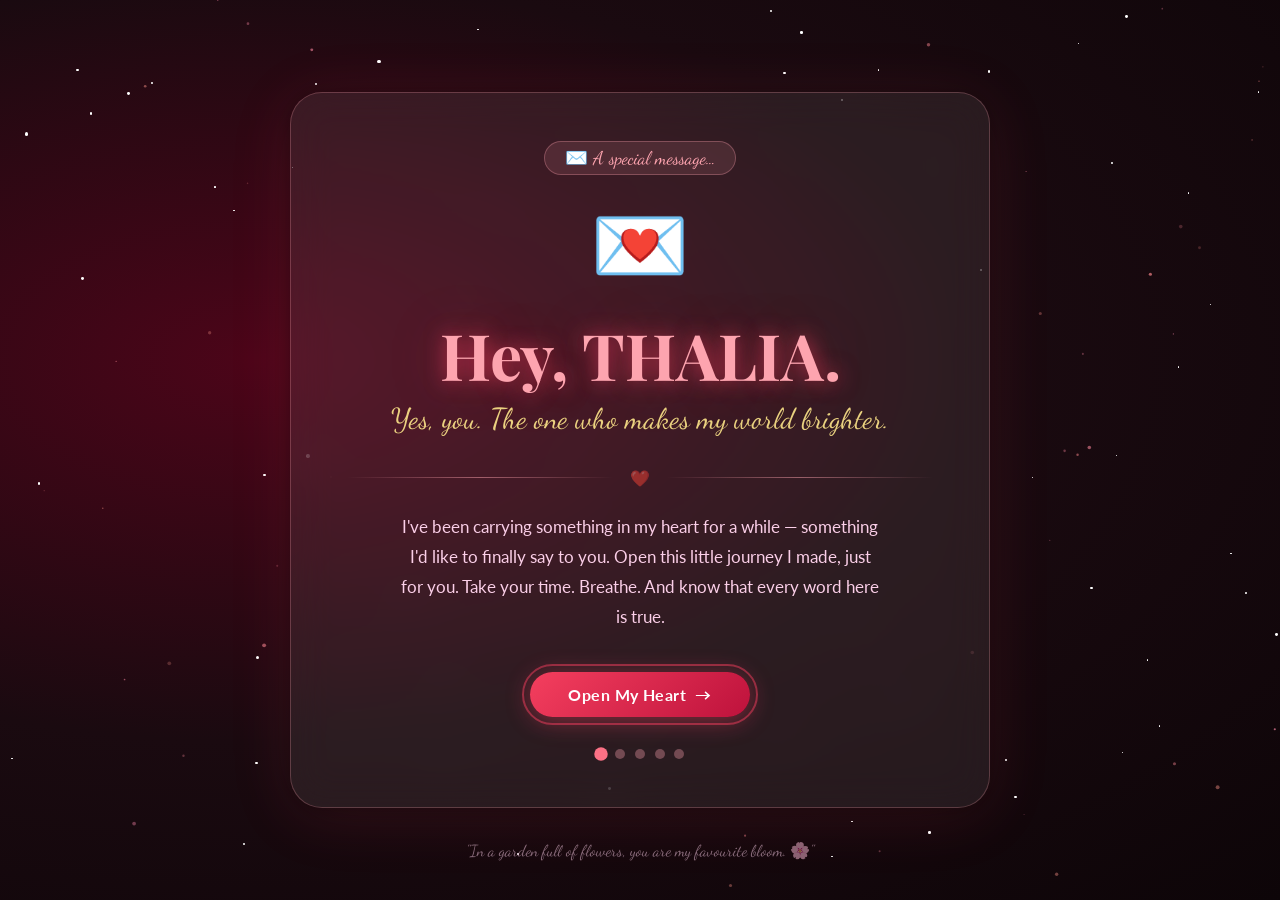
<file: index.html>
<!DOCTYPE html>
<html lang="en">

<head>
  <meta charset="UTF-8" />
  <meta name="viewport" content="width=device-width, initial-scale=1.0" />
  <title>A Message for You 💌</title>
  <link rel="stylesheet" href="style.css" />
  <style>
    /* ——— Landing-specific styles ——— */
    .landing-inner {
      text-align: center;
      position: relative;
      z-index: 2;
    }

    .envelope-anim {
      font-size: 5rem;
      display: block;
      animation: env-pop 1.2s cubic-bezier(0.36, 0.07, 0.19, 0.97) both, env-float 3s ease-in-out 1.2s infinite;
      cursor: pointer;
      transition: transform 0.2s;
      margin-bottom: 1.5rem;
    }

    .envelope-anim:hover {
      transform: scale(1.15) rotate(-5deg);
    }

    @keyframes env-pop {
      0% {
        transform: scale(0) rotate(-20deg);
        opacity: 0;
      }

      70% {
        transform: scale(1.1) rotate(5deg);
        opacity: 1;
      }

      100% {
        transform: scale(1) rotate(0deg);
        opacity: 1;
      }
    }

    @keyframes env-float {

      0%,
      100% {
        transform: translateY(0) rotate(0deg);
      }

      50% {
        transform: translateY(-12px) rotate(3deg);
      }
    }

    .landing-title {
      font-size: clamp(2.2rem, 6vw, 4rem);
      color: var(--blush);
      line-height: 1.2;
      margin-bottom: 0.5rem;
    }

    .landing-subtitle {
      font-family: 'Dancing Script', cursive;
      font-size: clamp(1.2rem, 3.5vw, 1.8rem);
      color: var(--gold-light);
      margin-bottom: 2rem;
      opacity: 0.9;
    }

    .landing-desc {
      font-size: 1.05rem;
      color: var(--text-muted);
      line-height: 1.8;
      max-width: 480px;
      margin: 0 auto 2.5rem;
    }

    .enter-btn-wrap {
      position: relative;
      display: inline-block;
    }

    .pulse-ring {
      position: absolute;
      inset: -8px;
      border-radius: 50px;
      border: 2px solid rgba(244, 63, 94, 0.5);
      animation: ring-pulse 2s ease-out infinite;
      pointer-events: none;
      /* Fix: Don't block clicking the actual button! */
    }

    @keyframes ring-pulse {
      0% {
        transform: scale(1);
        opacity: 0.8;
      }

      100% {
        transform: scale(1.3);
        opacity: 0;
      }
    }

    .name-tag {
      display: inline-block;
      background: rgba(253, 164, 175, 0.12);
      border: 1px solid rgba(253, 164, 175, 0.3);
      border-radius: 50px;
      padding: 0.3rem 1.2rem;
      font-family: 'Dancing Script', cursive;
      font-size: 1.15rem;
      color: var(--blush);
      margin-bottom: 1.2rem;
    }

    .bottom-quote {
      position: absolute;
      bottom: 2.5rem;
      font-family: 'Dancing Script', cursive;
      font-size: 1rem;
      color: var(--text-muted);
      opacity: 0.5;
      text-align: center;
      padding: 0 2rem;
    }

    /* Twinkling stars */
    .star {
      position: fixed;
      border-radius: 50%;
      background: white;
      animation: twinkle linear infinite;
    }

    @keyframes twinkle {

      0%,
      100% {
        opacity: 0.1;
        transform: scale(1);
      }

      50% {
        opacity: 0.9;
        transform: scale(1.5);
      }
    }
  </style>
</head>

<body>
  <div class="bg-gradient"></div>

  <!-- Stars -->
  <div id="stars"></div>

  <div class="page">
    <div class="glass-card fade-in">
      <div class="landing-inner">
        <span class="name-tag">✉️ A special message…</span>

        <span class="envelope-anim" id="envelope" title="Click me!">💌</span>

        <h1 class="landing-title glow">Hey, THALIA.</h1>
        <p class="landing-subtitle">Yes, you. The one who makes my world brighter.</p>

        <div class="divider">❤️</div>

        <p class="landing-desc">
          I've been carrying something in my heart for a while — something I'd like
          to finally say to you. Open this little journey I made, just for you.
          Take your time. Breathe. And know that every word here is true.
        </p>

        <div class="enter-btn-wrap">
          <div class="pulse-ring"></div>
          <a href="story.html" class="btn btn-primary" id="enter-btn">
            Open My Heart &nbsp;→
          </a>
        </div>

        <div class="nav-dots" style="margin-top:2rem;">
          <span class="active"></span>
          <span></span>
          <span></span>
          <span></span>
          <span></span>
        </div>
      </div>
    </div>

    <p class="bottom-quote">"In a garden full of flowers, you are my favourite bloom. 🌸"</p>
  </div>

  <script src="main.js"></script>
  <script>
    // Generate twinkling stars
    const starsEl = document.getElementById('stars');
    for (let i = 0; i < 80; i++) {
      const s = document.createElement('div');
      s.className = 'star';
      const size = 1 + Math.random() * 2.5;
      s.style.cssText = `
        width:${size}px; height:${size}px;
        left:${Math.random() * 100}vw;
        top:${Math.random() * 100}vh;
        animation-duration:${2 + Math.random() * 5}s;
        animation-delay:${Math.random() * 5}s;
      `;
      starsEl.appendChild(s);
    }

    // Envelope tap Easter egg + Navigation
    document.getElementById('envelope').addEventListener('click', function () {
      this.textContent = '💝';
      setTimeout(() => {
        window.location.href = 'story.html';
      }, 500); // Small delay to see the emoji change
    });
  </script>
</body>

</html>
</file>
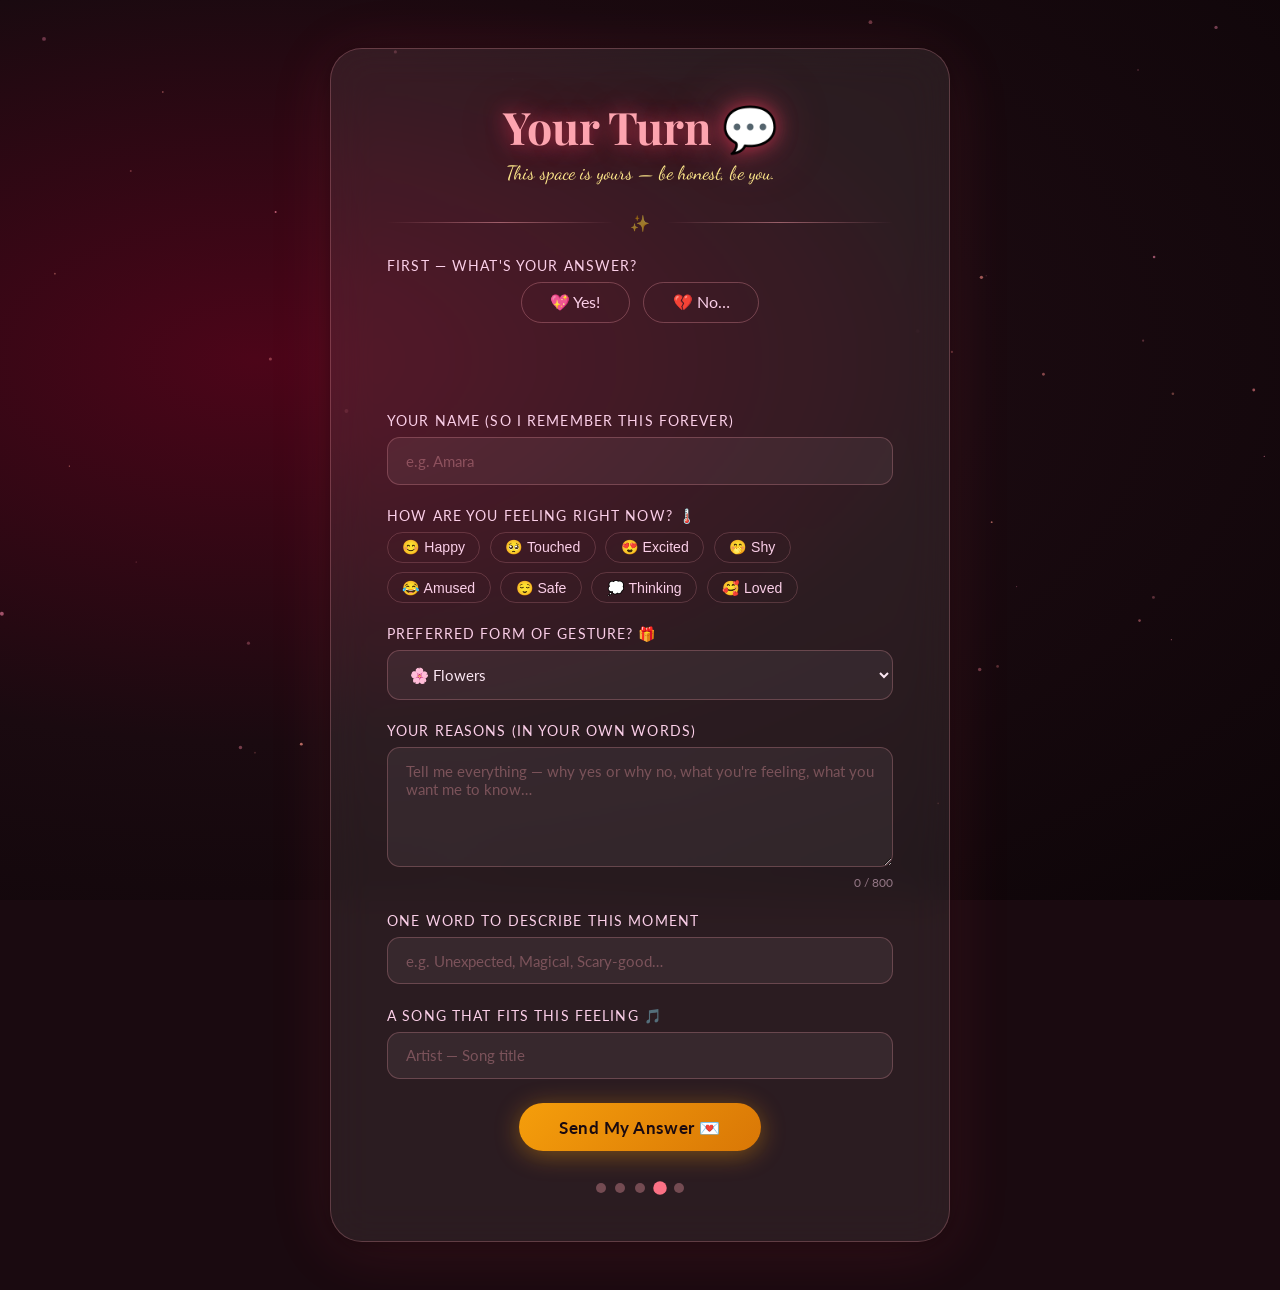
<file: answer.html>
<!DOCTYPE html>
<html lang="en">

<head>
    <meta charset="UTF-8" />
    <meta name="viewport" content="width=device-width, initial-scale=1.0" />
    <title>Your Answer 💬</title>
    <link rel="stylesheet" href="style.css" />
    <style>
        .answer-title {
            font-size: clamp(1.7rem, 5vw, 2.8rem);
            color: var(--blush);
            text-align: center;
            margin-bottom: 0.3rem;
        }

        .answer-sub {
            font-family: 'Dancing Script', cursive;
            font-size: 1.2rem;
            color: var(--gold-light);
            text-align: center;
            margin-bottom: 1.8rem;
        }

        /* ——— Toggle ——— */
        .answer-toggle {
            display: flex;
            gap: 0.8rem;
            justify-content: center;
            margin-bottom: 1.8rem;
        }

        .toggle-btn {
            padding: 0.6rem 1.8rem;
            border-radius: 50px;
            border: 1px solid rgba(253, 164, 175, 0.3);
            background: transparent;
            color: var(--text-muted);
            cursor: pointer;
            font-family: 'Lato', sans-serif;
            font-size: 1rem;
            transition: all 0.25s;
        }

        .toggle-btn.selected-yes {
            background: linear-gradient(135deg, var(--rose), var(--rose-dark));
            color: #fff;
            border-color: transparent;
            box-shadow: 0 4px 20px rgba(244, 63, 94, 0.4);
        }

        .toggle-btn.selected-no {
            background: rgba(100, 100, 100, 0.25);
            color: #aaa;
            border-color: rgba(150, 150, 150, 0.3);
        }

        /* ——— Form ——— */
        .form-group {
            margin-bottom: 1.4rem;
        }

        label {
            display: block;
            font-size: 0.88rem;
            color: var(--text-muted);
            margin-bottom: 0.5rem;
            text-transform: uppercase;
            letter-spacing: 0.08em;
        }

        input[type="text"],
        textarea,
        select {
            width: 100%;
            background: rgba(255, 255, 255, 0.06);
            border: 1px solid rgba(253, 164, 175, 0.25);
            border-radius: 0.8rem;
            padding: 0.85rem 1.1rem;
            color: var(--text-light);
            font-family: 'Lato', sans-serif;
            font-size: 0.95rem;
            outline: none;
            transition: border-color 0.25s, box-shadow 0.25s;
            resize: vertical;
        }

        input[type="text"]:focus,
        textarea:focus,
        select:focus {
            border-color: var(--rose-light);
            box-shadow: 0 0 0 3px rgba(244, 63, 94, 0.15);
        }

        input::placeholder,
        textarea::placeholder {
            color: rgba(253, 164, 175, 0.35);
        }

        select option {
            background: #3a0018;
            color: var(--text-light);
        }

        textarea {
            min-height: 120px;
        }

        /* ——— Mood selector ——— */
        .mood-row {
            display: flex;
            gap: 0.6rem;
            flex-wrap: wrap;
        }

        .mood-chip {
            padding: 0.4rem 0.9rem;
            border-radius: 50px;
            border: 1px solid rgba(253, 164, 175, 0.2);
            background: transparent;
            color: var(--text-muted);
            cursor: pointer;
            font-size: 0.88rem;
            transition: all 0.2s;
        }

        .mood-chip.active {
            background: rgba(244, 63, 94, 0.2);
            border-color: var(--rose);
            color: var(--blush);
        }

        /* ——— Char count ——— */
        .char-count {
            text-align: right;
            font-size: 0.78rem;
            color: var(--text-muted);
            opacity: 0.5;
            margin-top: 0.3rem;
        }

        /* ——— Submit ——— */
        .submit-row {
            text-align: center;
            margin-top: 1.5rem;
        }

        /* ——— Reaction section (shows after yes/no pick) ——— */
        #reaction-msg {
            text-align: center;
            font-family: 'Dancing Script', cursive;
            font-size: 1.2rem;
            color: var(--gold-light);
            margin-bottom: 1rem;
            min-height: 2em;
            transition: opacity 0.4s;
            opacity: 0;
        }
    </style>
</head>

<body>
    <div class="bg-gradient"></div>

    <div class="page" style="padding-top:3rem; padding-bottom:3rem;">
        <div class="glass-card fade-in" style="max-width:620px;">
            <h1 class="answer-title glow">Your Turn 💬</h1>
            <p class="answer-sub">This space is yours — be honest, be you.</p>

            <div class="divider">✨</div>

            <!-- Step 1: Pick answer -->
            <div class="form-group">
                <label>First — what's your answer?</label>
                <div class="answer-toggle">
                    <button class="toggle-btn" id="btn-yes" onclick="pickAnswer('yes')">💖 Yes!</button>
                    <button class="toggle-btn" id="btn-no" onclick="pickAnswer('no')">💔 No…</button>
                </div>
                <p id="reaction-msg"></p>
            </div>

            <!-- The form -->
            <form id="answer-form" onsubmit="submitAnswer(event)">
                <div class="form-group">
                    <label>Your name (so I remember this forever)</label>
                    <input type="text" id="name" placeholder="e.g. Amara" maxlength="50" required />
                </div>

                <div class="form-group">
                    <label>How are you feeling right now? 🌡️</label>
                    <div class="mood-row" id="mood-row">
                        <button type="button" class="mood-chip" onclick="toggleMood(this)">😊 Happy</button>
                        <button type="button" class="mood-chip" onclick="toggleMood(this)">🥺 Touched</button>
                        <button type="button" class="mood-chip" onclick="toggleMood(this)">😍 Excited</button>
                        <button type="button" class="mood-chip" onclick="toggleMood(this)">🤭 Shy</button>
                        <button type="button" class="mood-chip" onclick="toggleMood(this)">😂 Amused</button>
                        <button type="button" class="mood-chip" onclick="toggleMood(this)">😌 Safe</button>
                        <button type="button" class="mood-chip" onclick="toggleMood(this)">💭 Thinking</button>
                        <button type="button" class="mood-chip" onclick="toggleMood(this)">🥰 Loved</button>
                    </div>
                </div>

                <div class="form-group">
                    <label>Preferred form of gesture? 🎁</label>
                    <select id="gesture-type" onchange="checkOtherGesture()">
                        <option value="Flowers">🌸 Flowers</option>
                        <option value="Jewellery">💎 Jewellery</option>
                        <option value="Dinner Date">🍷 Romantic Dinner</option>
                        <option value="Travel">✈️ Travel / Adventure</option>
                        <option value="Handmade">🎨 Something Handmade</option>
                        <option value="Other">✨ Other...</option>
                    </select>
                </div>

                <div class="form-group" id="other-gesture-wrap" style="display:none;">
                    <label>Tell me more about what you'd love...</label>
                    <input type="text" id="gesture-details" placeholder="Describe your dream gesture..."
                        maxlength="100" />
                </div>

                <div class="form-group">
                    <label>Your reasons (in your own words)</label>
                    <textarea id="reasons"
                        placeholder="Tell me everything — why yes or why no, what you're feeling, what you want me to know…"
                        maxlength="800" oninput="updateCount()"></textarea>
                    <p class="char-count"><span id="char-count">0</span> / 800</p>
                </div>

                <div class="form-group">
                    <label>One word to describe this moment</label>
                    <input type="text" id="word" placeholder="e.g. Unexpected, Magical, Scary-good…" maxlength="30" />
                </div>

                <div class="form-group">
                    <label>A song that fits this feeling 🎵</label>
                    <input type="text" id="song" placeholder="Artist — Song title" maxlength="80" />
                </div>

                <div class="submit-row">
                    <button type="submit" class="btn btn-gold" style="font-size:1.05rem; padding:0.85rem 2.5rem;">
                        Send My Answer 💌
                    </button>
                </div>
            </form>

            <div class="nav-dots" style="margin-top:2rem;">
                <span></span>
                <span></span>
                <span></span>
                <span class="active"></span>
                <span></span>
            </div>
        </div>
    </div>

    <script src="main.js"></script>
    <script>
        let chosenAnswer = null;

        const yesReactions = [
            "💖 My heart just did a little dance!",
            "🌸 I can't stop smiling reading that…",
            "🥺 This is the best thing I've ever seen.",
            "✨ Now tell me everything!",
        ];

        const noReactions = [
            "💙 Thank you for being honest with me.",
            "🌿 Your honesty means a lot. Tell me more.",
            "🤍 I respect whatever you feel.",
        ];

        function pickAnswer(val) {
            chosenAnswer = val;
            const yBtn = document.getElementById('btn-yes');
            const nBtn = document.getElementById('btn-no');
            const reaction = document.getElementById('reaction-msg');

            yBtn.className = 'toggle-btn' + (val === 'yes' ? ' selected-yes' : '');
            nBtn.className = 'toggle-btn' + (val === 'no' ? ' selected-no' : '');

            const phrases = val === 'yes' ? yesReactions : noReactions;
            reaction.textContent = phrases[Math.floor(Math.random() * phrases.length)];
            reaction.style.opacity = '1';

            if (val === 'yes') {
                for (let i = 0; i < 8; i++) {
                    setTimeout(() => {
                        const h = document.createElement('span');
                        h.style.cssText = `
              position:fixed; font-size:${1.2 + Math.random() * 1.5}rem;
              left:${Math.random() * 100}vw; top:${Math.random() * 100}vh;
              animation:sparkle-pop 0.8s ease forwards;
              pointer-events:none; z-index:9999;
            `;
                        h.textContent = ['💕', '💖', '❤️', '🌸', '✨'][Math.floor(Math.random() * 5)];
                        document.body.appendChild(h);
                        setTimeout(() => h.remove(), 1000);
                    }, i * 80);
                }
            }
        }

        function checkOtherGesture() {
            const val = document.getElementById('gesture-type').value;
            document.getElementById('other-gesture-wrap').style.display = (val === 'Other' || val === 'Jewellery' || val === 'Flowers') ? 'block' : 'none';
        }

        function toggleMood(el) {
            el.classList.toggle('active');
        }

        function updateCount() {
            const ta = document.getElementById('reasons');
            document.getElementById('char-count').textContent = ta.value.length;
        }

        async function submitAnswer(e) {
            e.preventDefault();

            const name = document.getElementById('name').value.trim();
            const reasons = document.getElementById('reasons').value.trim();
            const word = document.getElementById('word').value.trim();
            const song = document.getElementById('song').value.trim();
            const gesture = document.getElementById('gesture-type').value;
            const gestureDetails = document.getElementById('gesture-details').value.trim();
            const moods = [...document.querySelectorAll('.mood-chip.active')].map(el => el.textContent).join(', ');
            const answer = chosenAnswer === 'yes' ? '💖 YES!' : '💔 No';

            // Save to localStorage (for celebration page)
            localStorage.setItem('proposal_answer', JSON.stringify({
                answer: chosenAnswer,
                name, reasons, word, song, moods, gesture, gestureDetails,
                timestamp: new Date().toISOString()
            }));

            // Send to your email via Web3Forms
            try {
                const submitBtn = document.querySelector('button[type="submit"]');
                submitBtn.textContent = 'Sending… 💫';
                submitBtn.disabled = true;

                await fetch('https://api.web3forms.com/submit', {
                    method: 'POST',
                    headers: { 'Content-Type': 'application/json' },
                    body: JSON.stringify({
                        access_key: '6ee33638-8873-4ba8-8f74-c388b396f3b3',
                        subject: `💌 Girlfriend Proposal Response from ${name}!`,
                        from_name: 'Girlfriend Proposal 💕',
                        'Her Name': name,
                        'Her Answer': answer,
                        'Moods': moods || 'Not selected',
                        'Preferred Gesture': gesture + (gestureDetails ? ` (${gestureDetails})` : ''),
                        'Her Reasons': reasons || 'Not provided',
                        'One Word': word || 'Not provided',
                        'Song': song || 'Not provided',
                        'Timestamp': new Date().toLocaleString()
                    })
                });
            } catch (err) {
                // Still redirect even if email fails
                console.log('Email send error:', err);
            }

            window.location.href = 'celebrate.html';
        }
    </script>
</body>

</html>
</file>
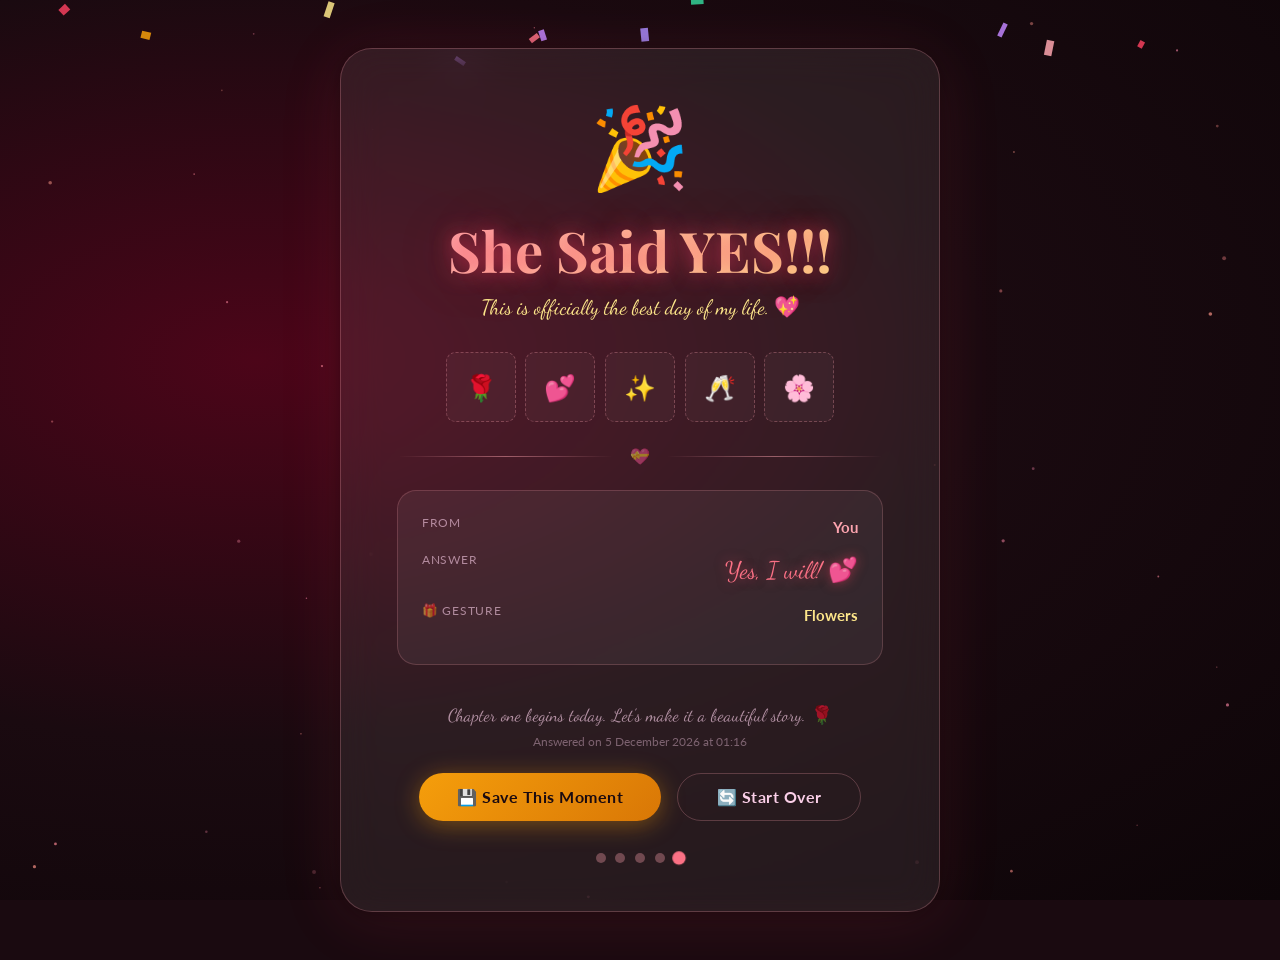
<file: celebrate.html>
<!DOCTYPE html>
<html lang="en">

<head>
    <meta charset="UTF-8" />
    <meta name="viewport" content="width=device-width, initial-scale=1.0" />
    <title>🎉 She Said…</title>
    <link rel="stylesheet" href="style.css" />
    <style>
        /* ——— Confetti canvas ——— */
        #confetti-canvas {
            position: fixed;
            inset: 0;
            z-index: 0;
            pointer-events: none;
        }

        /* ——— Main Content ——— */
        .celebrate-card {
            position: relative;
            z-index: 2;
        }

        .big-emoji {
            font-size: 5rem;
            display: block;
            text-align: center;
            animation: pop-in 0.8s cubic-bezier(0.36, 0.07, 0.19, 0.97) both;
            margin-bottom: 1rem;
        }

        @keyframes pop-in {
            0% {
                transform: scale(0) rotate(-20deg);
                opacity: 0;
            }

            70% {
                transform: scale(1.15) rotate(5deg);
            }

            100% {
                transform: scale(1) rotate(0);
                opacity: 1;
            }
        }

        .celebrate-title {
            font-size: clamp(2rem, 6vw, 3.5rem);
            text-align: center;
            margin-bottom: 0.5rem;
            background: linear-gradient(135deg, var(--blush), var(--gold-light));
            -webkit-background-clip: text;
            -webkit-text-fill-color: transparent;
            background-clip: text;
        }

        .celebrate-sub {
            font-family: 'Dancing Script', cursive;
            font-size: 1.3rem;
            color: var(--gold-light);
            text-align: center;
            margin-bottom: 2rem;
        }

        /* ——— Answer Display ——— */
        .answer-display {
            background: rgba(255, 255, 255, 0.05);
            border: 1px solid rgba(253, 164, 175, 0.2);
            border-radius: 1.2rem;
            padding: 1.5rem;
            margin-bottom: 1.5rem;
        }

        .answer-row {
            display: flex;
            justify-content: space-between;
            align-items: flex-start;
            margin-bottom: 0.8rem;
            gap: 1rem;
            flex-wrap: wrap;
        }

        .answer-label {
            font-size: 0.78rem;
            color: var(--text-muted);
            text-transform: uppercase;
            letter-spacing: 0.06em;
            opacity: 0.6;
            flex-shrink: 0;
            min-width: 80px;
        }

        .answer-value {
            color: var(--text-light);
            font-size: 0.95rem;
            line-height: 1.6;
            text-align: right;
            flex: 1;
        }

        .answer-value.big-answer {
            font-family: 'Dancing Script', cursive;
            font-size: 1.5rem;
            color: var(--rose-light);
            text-shadow: 0 0 12px rgba(244, 63, 94, 0.5);
            text-align: right;
        }

        .answer-value.reasons {
            text-align: left;
            font-style: italic;
            color: var(--text-muted);
            background: rgba(244, 63, 94, 0.06);
            padding: 0.7rem 1rem;
            border-radius: 0.6rem;
            width: 100%;
            margin-top: 0.3rem;
        }

        /* ——— Starry footer ——— */
        .final-note {
            text-align: center;
            font-family: 'Dancing Script', cursive;
            font-size: 1.1rem;
            color: var(--text-muted);
            opacity: 0.65;
            padding-top: 1rem;
        }

        /* ——— Action buttons ——— */
        .action-row {
            display: flex;
            gap: 1rem;
            justify-content: center;
            flex-wrap: wrap;
            margin-top: 1.5rem;
        }

        /* ——— Firework flashes ——— */
        .firework {
            position: fixed;
            pointer-events: none;
            z-index: 1;
            border-radius: 50%;
            animation: fw-burst 0.8s ease-out forwards;
        }

        @keyframes fw-burst {
            0% {
                transform: scale(0);
                opacity: 1;
            }

            100% {
                transform: scale(3);
                opacity: 0;
            }
        }

        /* ——— Photo strip placeholder ——— */
        .memory-strip {
            display: flex;
            gap: 0.6rem;
            justify-content: center;
            margin: 1.2rem 0;
        }

        .memory-box {
            width: 70px;
            height: 70px;
            border-radius: 0.6rem;
            border: 1px dashed rgba(253, 164, 175, 0.3);
            display: flex;
            align-items: center;
            justify-content: center;
            font-size: 1.6rem;
            background: rgba(255, 255, 255, 0.03);
        }

        /* ——— Timestamp ——— */
        .timestamp {
            text-align: center;
            font-size: 0.78rem;
            color: var(--text-muted);
            opacity: 0.4;
            margin-top: 0.5rem;
        }

        /* ——— alternate sad state ——— */
        .sad-overlay {
            display: none;
        }
    </style>
</head>

<body>
    <div class="bg-gradient"></div>
    <canvas id="confetti-canvas"></canvas>

    <div class="page celebrate-card" style="padding-top:3rem; padding-bottom:3rem;">
        <div class="glass-card fade-in" style="max-width:600px;" id="main-card">
            <!-- Content filled by JS -->
        </div>
    </div>

    <script src="main.js"></script>
    <script>
        // ——— Load saved answer ———
        const raw = localStorage.getItem('proposal_answer');
        const data = raw ? JSON.parse(raw) : {
            answer: 'yes', name: 'You', reasons: '', word: '', song: '', moods: '',
            gesture: 'Flowers', gestureDetails: '',
            timestamp: new Date().toISOString()
        };

        const isYes = data.answer === 'yes';
        const card = document.getElementById('main-card');

        // ——— Format timestamp ———
        function formatDate(iso) {
            try {
                const d = new Date(iso);
                return d.toLocaleString('en-GB', { dateStyle: 'long', timeStyle: 'short' });
            } catch { return ''; }
        }

        // ——— Build YES state ———
        function buildYes() {
            card.innerHTML = `
        <span class="big-emoji">🎉</span>
        <h1 class="celebrate-title glow">She Said YES!!!</h1>
        <p class="celebrate-sub">This is officially the best day of my life. 💖</p>

        <div class="memory-strip">
          <div class="memory-box">🌹</div>
          <div class="memory-box">💕</div>
          <div class="memory-box">✨</div>
          <div class="memory-box">🥂</div>
          <div class="memory-box">🌸</div>
        </div>

        <div class="divider">💝</div>

        <div class="answer-display">
          <div class="answer-row">
            <span class="answer-label">From</span>
            <span class="answer-value" style="font-weight:700; color:var(--blush);">${escHtml(data.name || 'You ❤️')}</span>
          </div>
          <div class="answer-row">
            <span class="answer-label">Answer</span>
            <span class="answer-value big-answer">Yes, I will! 💕</span>
          </div>
          ${data.moods ? `<div class="answer-row">
            <span class="answer-label">Feeling</span>
            <span class="answer-value">${escHtml(data.moods)}</span>
          </div>` : ''}
          ${data.word ? `<div class="answer-row">
            <span class="answer-label">In one word</span>
            <span class="answer-value gold-glow" style="font-family:'Dancing Script',cursive; font-size:1.3rem;">"${escHtml(data.word)}"</span>
          </div>` : ''}
          ${data.song ? `<div class="answer-row">
            <span class="answer-label">🎵 Song</span>
            <span class="answer-value">${escHtml(data.song)}</span>
          </div>` : ''}
          ${data.gesture ? `<div class="answer-row">
            <span class="answer-label">🎁 Gesture</span>
            <span class="answer-value" style="color:var(--gold-light); font-weight:700;">
                ${escHtml(data.gesture)}${data.gestureDetails ? ` (${escHtml(data.gestureDetails)})` : ''}
            </span>
          </div>` : ''}
          ${data.reasons ? `<div>
            <span class="answer-label">Her words</span>
            <p class="answer-value reasons">"${escHtml(data.reasons)}"</p>
          </div>` : ''}
        </div>

        <div class="final-note">
          Chapter one begins today. Let's make it a beautiful story. 🌹
        </div>

        <p class="timestamp">Answered on ${formatDate(data.timestamp)}</p>

        <div class="action-row">
          <button class="btn btn-gold" onclick="saveMemory()">💾 Save This Moment</button>
          <a href="index.html" class="btn btn-secondary">🔄 Start Over</a>
        </div>

        <div class="nav-dots" style="margin-top:2rem;">
          <span></span><span></span><span></span><span></span>
          <span class="active"></span>
        </div>
      `;
        }

        // ——— Build NO state ———
        function buildNo() {
            document.querySelector('.bg-gradient').style.background =
                'radial-gradient(ellipse at 20% 40%, #1a2040 0%, #0d0e1a 50%, #050608 100%)';
            card.innerHTML = `
        <span class="big-emoji">💙</span>
        <h1 class="celebrate-title" style="background:linear-gradient(135deg,#93c5fd,#c4b5fd); -webkit-background-clip:text; background-clip:text;">
          Thank You for Being Honest
        </h1>
        <p class="celebrate-sub" style="color:#c4b5fd;">Your honesty is something I truly respect.</p>

        <div class="divider">🌿</div>

        <div class="answer-display" style="border-color:rgba(147,197,253,0.2);">
          <div class="answer-row">
            <span class="answer-label">From</span>
            <span class="answer-value" style="color:#93c5fd;">${escHtml(data.name || 'You')}</span>
          </div>
          ${data.moods ? `<div class="answer-row">
            <span class="answer-label">Feeling</span>
            <span class="answer-value">${escHtml(data.moods)}</span>
          </div>` : ''}
          ${data.word ? `<div class="answer-row">
            <span class="answer-label">In one word</span>
            <span class="answer-value" style="font-family:'Dancing Script',cursive;font-size:1.3rem;color:#c4b5fd;">"${escHtml(data.word)}"</span>
          </div>` : ''}
          ${data.reasons ? `<div>
            <span class="answer-label">Your words</span>
            <p class="answer-value reasons" style="border-color:rgba(147,197,253,0.15);">"${escHtml(data.reasons)}"</p>
          </div>` : ''}
        </div>

        <p style="text-align:center; color:#93c5fd; font-family:'Dancing Script',cursive; font-size:1.05rem; opacity:0.8;">
          Whatever this means for us — I'm grateful I got to know you. 🌙
        </p>

        <div class="action-row">
          <a href="index.html" class="btn btn-secondary">🔄 Go Back</a>
        </div>

        <div class="nav-dots" style="margin-top:2rem;">
          <span></span><span></span><span></span><span></span>
          <span class="active"></span>
        </div>
      `;
        }

        function escHtml(str) {
            return String(str).replace(/&/g, '&amp;').replace(/</g, '&lt;').replace(/>/g, '&gt;').replace(/"/g, '&quot;');
        }

        // ——— Build page ———
        if (isYes) buildYes(); else buildNo();

        // ——— Confetti ———
        if (isYes) {
            const canvas = document.getElementById('confetti-canvas');
            const ctx = canvas.getContext('2d');
            canvas.width = window.innerWidth;
            canvas.height = window.innerHeight;
            window.addEventListener('resize', () => {
                canvas.width = window.innerWidth;
                canvas.height = window.innerHeight;
            });

            const COLORS = ['#f43f5e', '#fb7185', '#fda4af', '#fde68a', '#f59e0b', '#a78bfa', '#c084fc', '#34d399'];
            const pieces = Array.from({ length: 140 }, () => ({
                x: Math.random() * canvas.width,
                y: Math.random() * canvas.height - canvas.height,
                w: 6 + Math.random() * 10,
                h: 4 + Math.random() * 7,
                color: COLORS[Math.floor(Math.random() * COLORS.length)],
                rotation: Math.random() * Math.PI * 2,
                spin: (Math.random() - 0.5) * 0.2,
                vy: 1.5 + Math.random() * 2.5,
                vx: (Math.random() - 0.5) * 1.5,
                wobble: Math.random() * Math.PI * 2,
            }));

            function drawConfetti() {
                ctx.clearRect(0, 0, canvas.width, canvas.height);
                pieces.forEach(p => {
                    ctx.save();
                    ctx.translate(p.x, p.y);
                    ctx.rotate(p.rotation);
                    ctx.fillStyle = p.color;
                    ctx.globalAlpha = 0.85;
                    ctx.fillRect(-p.w / 2, -p.h / 2, p.w, p.h);
                    ctx.restore();

                    p.y += p.vy;
                    p.x += p.vx + Math.sin(p.wobble) * 0.5;
                    p.wobble += 0.05;
                    p.rotation += p.spin;

                    if (p.y > canvas.height + 20) {
                        p.y = -20;
                        p.x = Math.random() * canvas.width;
                    }
                });
                requestAnimationFrame(drawConfetti);
            }
            drawConfetti();

            // Fireworks
            function launchFirework() {
                const el = document.createElement('div');
                el.className = 'firework';
                const size = 20 + Math.random() * 40;
                el.style.cssText = `
          width:${size}px; height:${size}px;
          left:${Math.random() * 100}vw; top:${Math.random() * 70}vh;
          background:radial-gradient(circle, ${COLORS[Math.floor(Math.random() * COLORS.length)]}, transparent);
        `;
                document.body.appendChild(el);
                setTimeout(() => el.remove(), 900);
            }
            setInterval(launchFirework, 400);
        }

        // ——— Save moment (print) ———
        function saveMemory() {
            window.print();
        }
    </script>
</body>

</html>
</file>
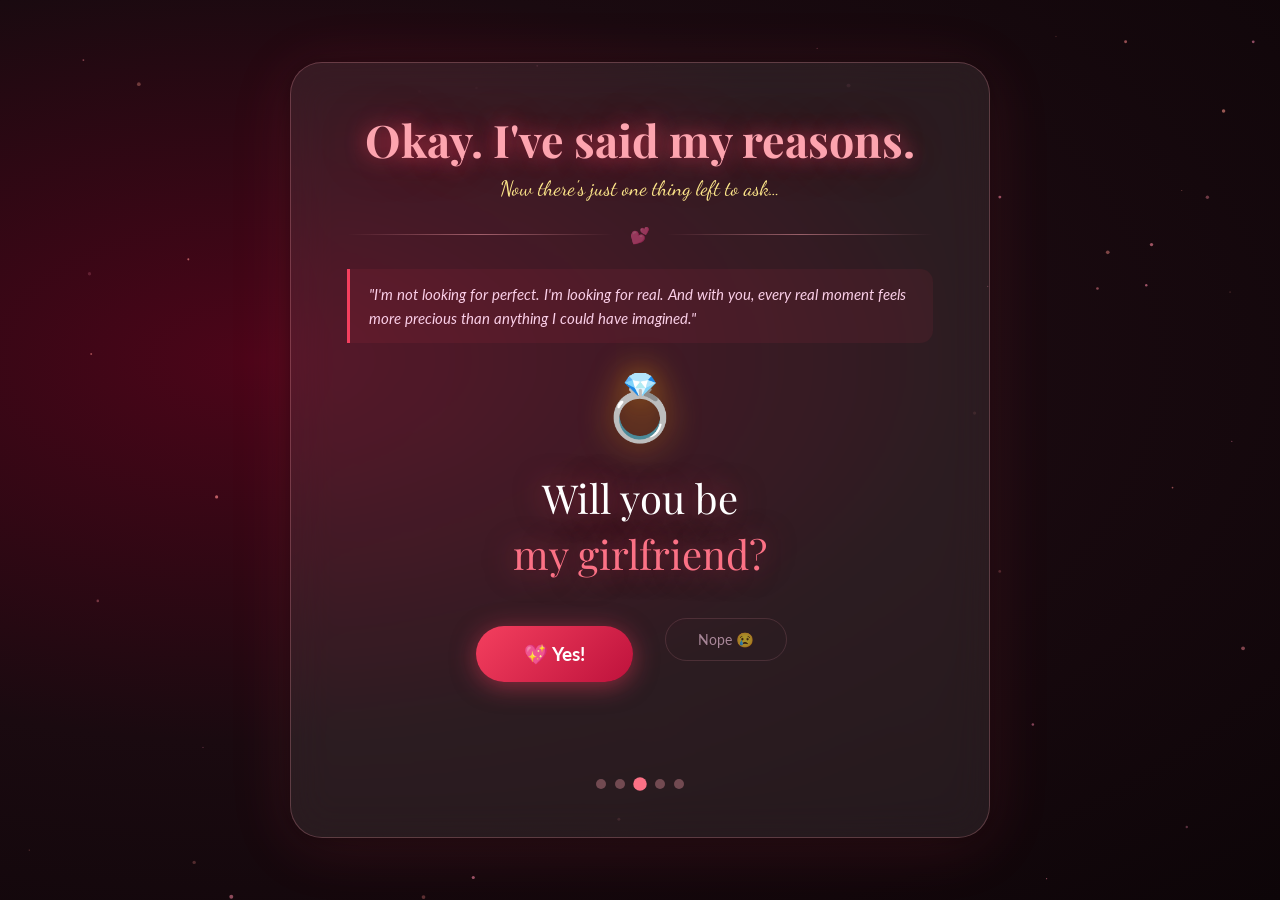
<file: question.html>
<!DOCTYPE html>
<html lang="en">

<head>
    <meta charset="UTF-8" />
    <meta name="viewport" content="width=device-width, initial-scale=1.0" />
    <title>The Big Question 💍</title>
    <link rel="stylesheet" href="style.css" />
    <style>
        .question-title {
            font-size: clamp(1.6rem, 5vw, 2.8rem);
            color: var(--blush);
            text-align: center;
            margin-bottom: 0.4rem;
            line-height: 1.3;
        }

        .question-sub {
            font-family: 'Dancing Script', cursive;
            font-size: 1.3rem;
            color: var(--gold-light);
            text-align: center;
            margin-bottom: 1.5rem;
        }

        .big-question {
            font-family: 'Playfair Display', serif;
            font-size: clamp(1.6rem, 4.5vw, 2.5rem);
            text-align: center;
            color: #fff;
            margin: 1.5rem 0;
            line-height: 1.4;
            text-shadow: 0 0 30px rgba(244, 63, 94, 0.5);
        }

        .big-question span {
            color: var(--rose-light);
            display: inline-block;
            animation: heartbeat 1.4s ease-in-out infinite;
        }

        @keyframes heartbeat {

            0%,
            100% {
                transform: scale(1);
            }

            14% {
                transform: scale(1.15);
            }

            28% {
                transform: scale(1);
            }

            42% {
                transform: scale(1.08);
            }
        }

        .ring-emoji {
            font-size: 4rem;
            display: block;
            text-align: center;
            margin: 1rem 0;
            animation: ring-spin 4s ease-in-out infinite;
            filter: drop-shadow(0 0 16px rgba(245, 158, 11, 0.7));
        }

        @keyframes ring-spin {

            0%,
            100% {
                transform: rotate(-8deg) scale(1);
            }

            50% {
                transform: rotate(8deg) scale(1.12);
            }
        }

        /* ——— Yes / No Buttons ——— */
        .answer-area {
            display: flex;
            justify-content: center;
            align-items: center;
            gap: 2rem;
            margin-top: 2rem;
            flex-wrap: wrap;
            min-height: 80px;
        }

        #yes-btn {
            font-size: 1.2rem;
            padding: 1rem 3rem;
            border-radius: 50px;
            background: linear-gradient(135deg, var(--rose), var(--rose-dark));
            color: #fff;
            border: none;
            cursor: pointer;
            font-family: 'Lato', sans-serif;
            font-weight: 700;
            box-shadow: 0 4px 24px rgba(244, 63, 94, 0.5);
            transition: all 0.25s;
            animation: yes-pulse 2s ease-in-out infinite;
        }

        #yes-btn:hover {
            transform: scale(1.1) translateY(-4px);
            box-shadow: 0 12px 40px rgba(244, 63, 94, 0.7);
        }

        @keyframes yes-pulse {

            0%,
            100% {
                box-shadow: 0 4px 24px rgba(244, 63, 94, 0.5);
            }

            50% {
                box-shadow: 0 4px 40px rgba(244, 63, 94, 0.8);
            }
        }

        #no-btn {
            font-size: 0.9rem;
            padding: 0.7rem 2rem;
            border-radius: 50px;
            background: transparent;
            color: var(--text-muted);
            border: 1px solid rgba(253, 164, 175, 0.25);
            cursor: pointer;
            font-family: 'Lato', sans-serif;
            position: absolute;
            transition: all 0.15s;
            opacity: 0.6;
        }

        .no-wrapper {
            position: relative;
            width: 140px;
            height: 50px;
        }

        .no-caption {
            font-size: 0.78rem;
            color: var(--text-muted);
            text-align: center;
            margin-top: 0.4rem;
            opacity: 0.5;
            font-style: italic;
            min-height: 1.2em;
            transition: opacity 0.3s;
        }

        /* ——— Teasing message ——— */
        #tease-msg {
            text-align: center;
            font-family: 'Dancing Script', cursive;
            font-size: 1.15rem;
            color: var(--gold-light);
            min-height: 2em;
            margin-top: 1rem;
            opacity: 0;
            transition: opacity 0.4s;
        }

        /* ——— Decorative quote ——— */
        .love-quote {
            background: rgba(244, 63, 94, 0.07);
            border-left: 3px solid var(--rose);
            border-radius: 0 0.8rem 0.8rem 0;
            padding: 0.8rem 1.2rem;
            margin-bottom: 1.5rem;
            font-style: italic;
            color: var(--text-muted);
            font-size: 0.95rem;
            line-height: 1.6;
        }
    </style>
</head>

<body>
    <div class="bg-gradient"></div>

    <div class="page">
        <div class="glass-card fade-in">
            <h1 class="question-title glow">Okay. I've said my reasons.</h1>
            <p class="question-sub">Now there's just one thing left to ask…</p>

            <div class="divider">💕</div>

            <blockquote class="love-quote">
                "I'm not looking for perfect. I'm looking for real. And with you, every real
                moment feels more precious than anything I could have imagined."
            </blockquote>

            <span class="ring-emoji">💍</span>

            <p class="big-question">
                Will you be<br>
                <span>my girlfriend?</span>
            </p>

            <div class="answer-area">
                <button id="yes-btn" onclick="yesClicked()">💖 Yes!</button>

                <div>
                    <div class="no-wrapper">
                        <button id="no-btn" onmousemove="runAway(event)" onclick="noClicked()">Nope 😢</button>
                    </div>
                    <p class="no-caption" id="no-caption"></p>
                </div>
            </div>

            <p id="tease-msg"></p>

            <div class="nav-dots" style="margin-top:2rem;">
                <span></span>
                <span></span>
                <span class="active"></span>
                <span></span>
                <span></span>
            </div>
        </div>
    </div>

    <script src="main.js"></script>
    <script>
        const noBtn = document.getElementById('no-btn');
        const teaseMsg = document.getElementById('tease-msg');
        const caption = document.getElementById('no-caption');
        let escapedCount = 0;

        const teasePhrases = [
            "Think again! 😤",
            "It keeps running… 🤣",
            "You can't click what doesn't want to be clicked! 😂",
            "Maybe just press YES? 🥺",
            "It REALLY doesn't want to be clicked 😅",
            "Persistence won't work here! 💨",
            "Physics says no 🚀",
            "*nervous laughter* just go with YES 🙈",
        ];

        function runAway(e) {
            const btn = noBtn;
            const wrapper = btn.parentElement;
            const wRect = document.body.getBoundingClientRect();

            let newX, newY;
            let attempts = 0;

            do {
                newX = Math.random() * (wRect.width - 150);
                newY = Math.random() * (wRect.height - 60);
                attempts++;
            } while (attempts < 30);

            btn.style.position = 'fixed';
            btn.style.left = newX + 'px';
            btn.style.top = newY + 'px';
            btn.style.zIndex = 9999;

            escapedCount++;
            if (escapedCount <= teasePhrases.length) {
                teaseMsg.textContent = teasePhrases[escapedCount - 1];
                teaseMsg.style.opacity = '1';
            }
            if (escapedCount === 3) {
                caption.textContent = '(it keeps running away! 🏃)';
                caption.style.opacity = '0.7';
            }
        }

        function noClicked() {
            teaseMsg.textContent = "Lmao nice try 😂 The button trolled you!";
            teaseMsg.style.opacity = '1';
        }

        function yesClicked() {
            // Burst of hearts!
            for (let i = 0; i < 20; i++) {
                setTimeout(() => {
                    const h = document.createElement('span');
                    h.style.cssText = `
            position:fixed;
            font-size:${1 + Math.random() * 2}rem;
            left:${Math.random() * 100}vw;
            top:${Math.random() * 100}vh;
            animation:sparkle-pop 1s ease forwards;
            pointer-events:none;
            z-index:9999;
          `;
                    h.textContent = ['❤️', '💕', '💖', '💗', '🌸', '✨'][Math.floor(Math.random() * 6)];
                    document.body.appendChild(h);
                    setTimeout(() => h.remove(), 1200);
                }, i * 60);
            }
            setTimeout(() => {
                window.location.href = 'answer.html';
            }, 1200);
        }
    </script>
</body>

</html>
</file>
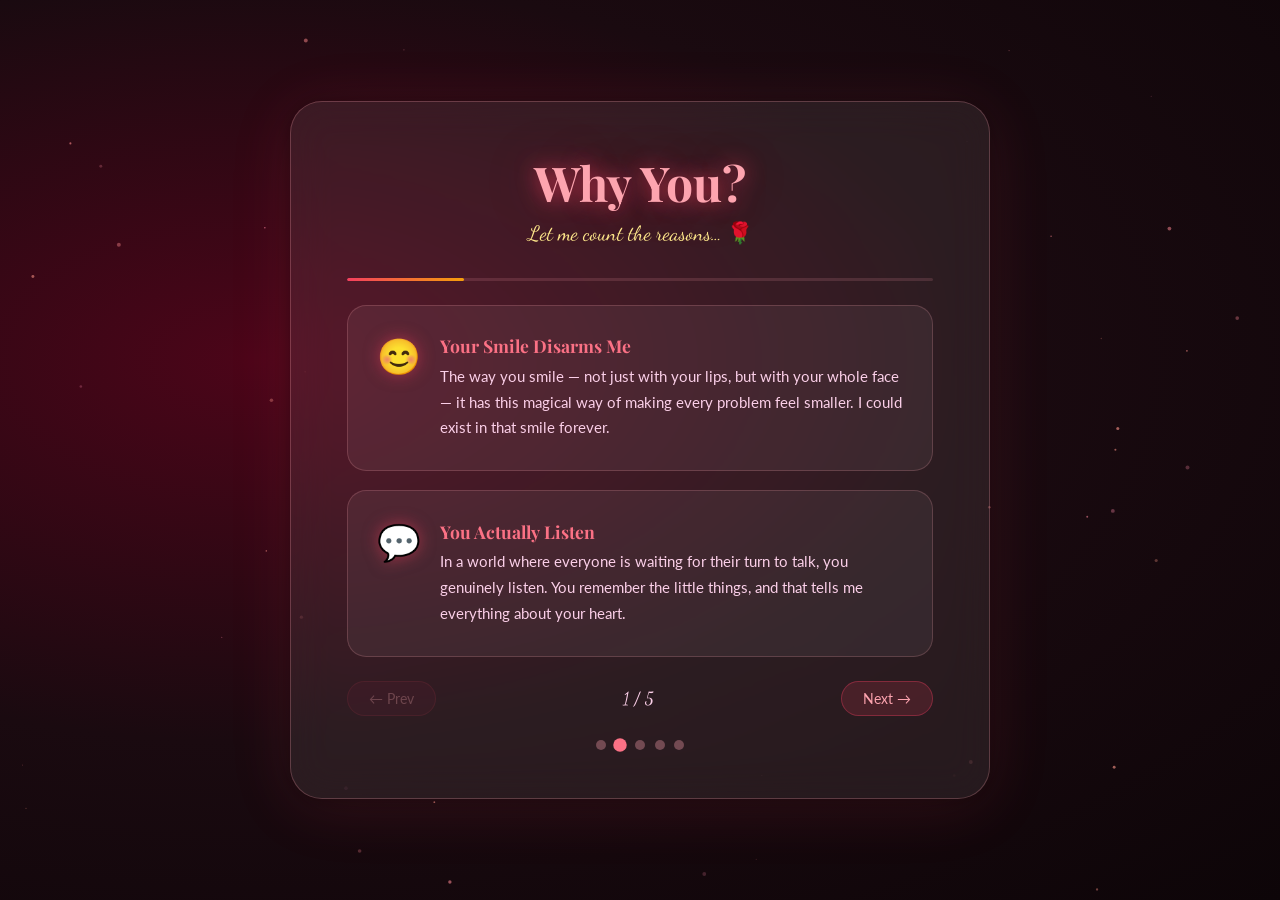
<file: story.html>
<!DOCTYPE html>
<html lang="en">

<head>
    <meta charset="UTF-8" />
    <meta name="viewport" content="width=device-width, initial-scale=1.0" />
    <title>Why You? 🌸</title>
    <link rel="stylesheet" href="style.css" />
    <style>
        .story-title {
            font-size: clamp(1.8rem, 5vw, 3rem);
            color: var(--blush);
            text-align: center;
            margin-bottom: 0.4rem;
        }

        .story-sub {
            font-family: 'Dancing Script', cursive;
            font-size: 1.3rem;
            color: var(--gold-light);
            text-align: center;
            margin-bottom: 2rem;
        }

        /* ——— Carousel ——— */
        .carousel-track {
            overflow: visible;
            position: relative;
        }

        .slide {
            display: none;
            animation: slide-in 0.5s ease both;
        }

        .slide.active {
            display: block;
        }

        @keyframes slide-in {
            from {
                opacity: 0;
                transform: translateX(30px);
            }

            to {
                opacity: 1;
                transform: translateX(0);
            }
        }

        .reason-card {
            background: rgba(255, 255, 255, 0.06);
            border: 1px solid rgba(253, 164, 175, 0.2);
            border-radius: 1.2rem;
            padding: 1.8rem;
            display: flex;
            gap: 1.2rem;
            align-items: flex-start;
            margin-bottom: 1.2rem;
            transition: transform 0.3s ease, box-shadow 0.3s ease;
        }

        .reason-card:hover {
            transform: translateY(-4px);
            box-shadow: 0 8px 32px rgba(244, 63, 94, 0.2);
        }

        .reason-icon {
            font-size: 2.2rem;
            flex-shrink: 0;
            filter: drop-shadow(0 0 8px rgba(244, 63, 94, 0.5));
        }

        .reason-text h3 {
            font-family: 'Playfair Display', serif;
            font-size: 1.1rem;
            color: var(--rose-light);
            margin-bottom: 0.4rem;
        }

        .reason-text p {
            color: var(--text-muted);
            font-size: 0.95rem;
            line-height: 1.7;
        }

        /* ——— Carousel Controls ——— */
        .carousel-controls {
            display: flex;
            align-items: center;
            justify-content: space-between;
            margin-top: 1.5rem;
        }

        .carousel-btn {
            background: rgba(244, 63, 94, 0.15);
            border: 1px solid rgba(244, 63, 94, 0.35);
            color: var(--blush);
            border-radius: 50px;
            padding: 0.5rem 1.3rem;
            cursor: pointer;
            font-family: 'Lato', sans-serif;
            font-size: 0.9rem;
            transition: all 0.25s;
        }

        .carousel-btn:hover {
            background: rgba(244, 63, 94, 0.3);
            transform: scale(1.05);
        }

        .carousel-btn:disabled {
            opacity: 0.3;
            cursor: not-allowed;
        }

        .slide-counter {
            font-family: 'Dancing Script', cursive;
            font-size: 1.1rem;
            color: var(--text-muted);
        }

        /* ——— Bottom CTA ——— */
        .cta-row {
            display: flex;
            gap: 1rem;
            justify-content: center;
            margin-top: 2rem;
            flex-wrap: wrap;
        }

        /* ——— Progress bar ——— */
        .progress-bar {
            width: 100%;
            height: 3px;
            background: rgba(253, 164, 175, 0.15);
            border-radius: 3px;
            margin-bottom: 1.5rem;
            overflow: hidden;
        }

        .progress-fill {
            height: 100%;
            border-radius: 3px;
            background: linear-gradient(90deg, var(--rose), var(--gold));
            transition: width 0.4s ease;
        }
    </style>
</head>

<body>
    <div class="bg-gradient"></div>

    <div class="page">
        <div class="glass-card fade-in">
            <h1 class="story-title glow">Why You?</h1>
            <p class="story-sub">Let me count the reasons… 🌹</p>

            <div class="progress-bar">
                <div class="progress-fill" id="progress" style="width: 20%"></div>
            </div>

            <div class="carousel-track">
                <!-- Slide 1 -->
                <div class="slide active" data-slide="0">
                    <div class="reason-card">
                        <span class="reason-icon">😊</span>
                        <div class="reason-text">
                            <h3>Your Smile Disarms Me</h3>
                            <p>The way you smile — not just with your lips, but with your whole face —
                                it has this magical way of making every problem feel smaller. I could
                                exist in that smile forever.</p>
                        </div>
                    </div>
                    <div class="reason-card">
                        <span class="reason-icon">💬</span>
                        <div class="reason-text">
                            <h3>You Actually Listen</h3>
                            <p>In a world where everyone is waiting for their turn to talk, you
                                genuinely listen. You remember the little things, and that tells me
                                everything about your heart.</p>
                        </div>
                    </div>
                </div>

                <!-- Slide 2 -->
                <div class="slide" data-slide="1">
                    <div class="reason-card">
                        <span class="reason-icon">🔥</span>
                        <div class="reason-text">
                            <h3>Your Passion Inspires Me</h3>
                            <p>When you talk about the things you love, your eyes light up differently.
                                Watching you be passionate about life makes me want to be a better,
                                more curious version of myself.</p>
                        </div>
                    </div>
                    <div class="reason-card">
                        <span class="reason-icon">🌙</span>
                        <div class="reason-text">
                            <h3>You're My Safe Place</h3>
                            <p>On the hardest days, even a simple message from you feels like coming
                                home. You have a calm, grounding energy that I never knew I needed
                                until you were there.</p>
                        </div>
                    </div>
                </div>

                <!-- Slide 3 -->
                <div class="slide" data-slide="2">
                    <div class="reason-card">
                        <span class="reason-icon">😂</span>
                        <div class="reason-text">
                            <h3>You Make Me Laugh — Really Laugh</h3>
                            <p>Not just polite laughs. The kind where I'm wheezing and my stomach hurts.
                                Life with you is never dull, and I think that's one of the greatest
                                gifts you could give someone.</p>
                        </div>
                    </div>
                    <div class="reason-card">
                        <span class="reason-icon">🏔️</span>
                        <div class="reason-text">
                            <h3>Your Strength Is Quiet & Extraordinary</h3>
                            <p>You carry yourself through difficult moments with a kind of grace that
                                most people struggle their whole lives to find. You're tougher than you
                                know.</p>
                        </div>
                    </div>
                </div>

                <!-- Slide 4 -->
                <div class="slide" data-slide="3">
                    <div class="reason-card">
                        <span class="reason-icon">🌻</span>
                        <div class="reason-text">
                            <h3>You See the Good in Everyone</h3>
                            <p>Your kindness isn't performed — it's instinctive. The way you treat
                                people, all people, with warmth and respect is something truly rare
                                and genuinely beautiful.</p>
                        </div>
                    </div>
                    <div class="reason-card">
                        <span class="reason-icon">⭐</span>
                        <div class="reason-text">
                            <h3>You're Unlike Anyone I've Ever Met</h3>
                            <p>I've searched for the right words to describe what makes you special,
                                but I keep coming up short. Maybe that's the point — you're simply
                                <em>you</em>, and that's more than enough.
                            </p>
                        </div>
                    </div>
                </div>

                <!-- Slide 5 -->
                <div class="slide" data-slide="4">
                    <div class="reason-card"
                        style="border-color:rgba(245,158,11,0.4); background:rgba(245,158,11,0.07);">
                        <span class="reason-icon">🌍</span>
                        <div class="reason-text">
                            <h3>You Make My World Bigger</h3>
                            <p>Since you came into my life, colours feel brighter, music sounds better,
                                and ordinary days feel like they might turn into something worth remembering.
                                That's not nothing — that's everything.</p>
                        </div>
                    </div>
                    <p
                        style="text-align:center; font-family:'Dancing Script',cursive; font-size:1.2rem; color:var(--gold-light); padding: 0.5rem 0;">
                        …and so many more reasons I'd need a whole book. 📖
                    </p>

                    <div class="cta-row">
                        <a href="question.html" class="btn btn-primary">Now for the question… 💌</a>
                    </div>
                </div>
            </div>

            <div class="carousel-controls">
                <button class="carousel-btn" id="prev-btn" onclick="changeSlide(-1)" disabled>← Prev</button>
                <span class="slide-counter" id="slide-counter">1 / 5</span>
                <button class="carousel-btn" id="next-btn" onclick="changeSlide(1)">Next →</button>
            </div>

            <div class="nav-dots" style="margin-top:1.5rem;">
                <span></span>
                <span class="active"></span>
                <span></span>
                <span></span>
                <span></span>
            </div>
        </div>
    </div>

    <script src="main.js"></script>
    <script>
        let current = 0;
        const slides = document.querySelectorAll('.slide');
        const total = slides.length;
        const prevBtn = document.getElementById('prev-btn');
        const nextBtn = document.getElementById('next-btn');
        const counter = document.getElementById('slide-counter');
        const progress = document.getElementById('progress');

        function changeSlide(dir) {
            slides[current].classList.remove('active');
            current = Math.max(0, Math.min(total - 1, current + dir));
            slides[current].classList.add('active');
            prevBtn.disabled = current === 0;
            nextBtn.disabled = current === total - 1;
            counter.textContent = `${current + 1} / ${total}`;
            progress.style.width = `${((current + 1) / total) * 100}%`;
        }
    </script>
</body>

</html>
</file>
<file: style.css>
/* =========================================
   GIRLFRIEND PROPOSAL — Global Styles
   ========================================= */

@import url('https://fonts.googleapis.com/css2?family=Playfair+Display:ital,wght@0,400;0,700;1,400;1,700&family=Lato:wght@300;400;700&family=Dancing+Script:wght@400;700&display=swap');

/* ——— CSS Variables ——— */
:root {
  --rose:       #f43f5e;
  --rose-light: #fb7185;
  --rose-dark:  #be123c;
  --blush:      #fda4af;
  --cream:      #fff1f2;
  --gold:       #f59e0b;
  --gold-light: #fde68a;
  --deep:       #1a0a10;
  --wine:       #4c0519;
  --text-light: #fce7f3;
  --text-muted: #fbcfe8;
  --glass-bg:   rgba(255, 241, 242, 0.08);
  --glass-border: rgba(253, 164, 175, 0.25);
}

/* ——— Reset & Base ——— */
*, *::before, *::after {
  box-sizing: border-box;
  margin: 0;
  padding: 0;
}

html {
  scroll-behavior: smooth;
}

body {
  font-family: 'Lato', sans-serif;
  background: var(--deep);
  color: var(--text-light);
  min-height: 100vh;
  overflow-x: hidden;
  cursor: default;
}

/* ——— Typography ——— */
h1, h2, h3 {
  font-family: 'Playfair Display', serif;
}

.script {
  font-family: 'Dancing Script', cursive;
}

/* ——— Animated Background ——— */
.bg-gradient {
  position: fixed;
  inset: 0;
  z-index: -2;
  background: radial-gradient(ellipse at 20% 40%, #4c0519 0%, #1a0a10 50%, #0d0508 100%);
  animation: bg-pulse 8s ease-in-out infinite alternate;
}

@keyframes bg-pulse {
  0%   { filter: brightness(1); }
  100% { filter: brightness(1.15); }
}

/* ——— Particle Canvas ——— */
#particle-canvas {
  position: fixed;
  inset: 0;
  z-index: -1;
  pointer-events: none;
}

/* ——— Page Wrapper ——— */
.page {
  min-height: 100vh;
  display: flex;
  flex-direction: column;
  align-items: center;
  justify-content: center;
  padding: 2rem;
  position: relative;
}

/* ——— Glass Card ——— */
.glass-card {
  background: var(--glass-bg);
  border: 1px solid var(--glass-border);
  border-radius: 2rem;
  backdrop-filter: blur(20px);
  -webkit-backdrop-filter: blur(20px);
  padding: 3rem 3.5rem;
  max-width: 700px;
  width: 100%;
  box-shadow: 0 8px 64px rgba(244, 63, 94, 0.12), 0 2px 16px rgba(0,0,0,0.4);
  animation: float-card 6s ease-in-out infinite;
}

@keyframes float-card {
  0%, 100% { transform: translateY(0px); }
  50%       { transform: translateY(-10px); }
}

/* ——— Nav Dots ——— */
.nav-dots {
  display: flex;
  gap: 0.6rem;
  justify-content: center;
  margin-top: 2.5rem;
}

.nav-dots span {
  width: 10px;
  height: 10px;
  border-radius: 50%;
  background: rgba(253, 164, 175, 0.35);
  cursor: pointer;
  transition: all 0.3s ease;
}

.nav-dots span.active {
  background: var(--rose-light);
  transform: scale(1.35);
}

/* ——— Buttons ——— */
.btn {
  display: inline-block;
  padding: 0.8rem 2.4rem;
  border-radius: 50px;
  border: none;
  font-size: 1rem;
  font-family: 'Lato', sans-serif;
  font-weight: 700;
  cursor: pointer;
  transition: all 0.25s ease;
  text-decoration: none;
  letter-spacing: 0.03em;
}

.btn-primary {
  background: linear-gradient(135deg, var(--rose), var(--rose-dark));
  color: #fff;
  box-shadow: 0 4px 24px rgba(244, 63, 94, 0.45);
}

.btn-primary:hover {
  transform: translateY(-3px) scale(1.05);
  box-shadow: 0 8px 36px rgba(244, 63, 94, 0.6);
}

.btn-secondary {
  background: transparent;
  color: var(--text-muted);
  border: 1px solid var(--glass-border);
}

.btn-secondary:hover {
  background: var(--glass-bg);
}

.btn-gold {
  background: linear-gradient(135deg, var(--gold), #d97706);
  color: var(--deep);
  box-shadow: 0 4px 24px rgba(245, 158, 11, 0.4);
}

.btn-gold:hover {
  transform: translateY(-3px) scale(1.05);
  box-shadow: 0 8px 36px rgba(245, 158, 11, 0.6);
}

/* ——— Floating Hearts ——— */
.hearts-container {
  position: fixed;
  inset: 0;
  pointer-events: none;
  z-index: 0;
  overflow: hidden;
}

.floating-heart {
  position: absolute;
  bottom: -80px;
  font-size: 1.4rem;
  animation: rise-heart linear infinite;
  opacity: 0;
  filter: drop-shadow(0 0 6px rgba(244, 63, 94, 0.6));
}

@keyframes rise-heart {
  0%   { transform: translateY(0) rotate(0deg) scale(1);   opacity: 0; }
  10%  { opacity: 0.9; }
  80%  { opacity: 0.4; }
  100% { transform: translateY(-110vh) rotate(40deg) scale(0.5); opacity: 0; }
}

/* ——— Sparkle ——— */
.sparkle {
  position: absolute;
  pointer-events: none;
  animation: sparkle-pop 0.6s ease-out forwards;
  font-size: 1.2rem;
}

@keyframes sparkle-pop {
  0%   { transform: scale(0) rotate(0deg);   opacity: 1; }
  60%  { transform: scale(1.4) rotate(180deg); opacity: 0.9; }
  100% { transform: scale(0) rotate(360deg); opacity: 0; }
}

/* ——— Page Transition ——— */
.fade-in {
  animation: fade-in 0.8s ease forwards;
}

@keyframes fade-in {
  from { opacity: 0; transform: translateY(20px); }
  to   { opacity: 1; transform: translateY(0); }
}

/* ——— Glow Text ——— */
.glow {
  text-shadow: 0 0 20px rgba(244, 63, 94, 0.7), 0 0 60px rgba(244, 63, 94, 0.3);
}

.gold-glow {
  text-shadow: 0 0 20px rgba(245, 158, 11, 0.8), 0 0 50px rgba(245, 158, 11, 0.3);
}

/* ——— Divider ——— */
.divider {
  display: flex;
  align-items: center;
  gap: 1rem;
  margin: 1.5rem 0;
  color: var(--blush);
  opacity: 0.5;
}

.divider::before, .divider::after {
  content: '';
  flex: 1;
  height: 1px;
  background: linear-gradient(90deg, transparent, var(--blush), transparent);
}

/* ——— Scroll indicator ——— */
.scroll-hint {
  position: absolute;
  bottom: 2rem;
  font-size: 0.8rem;
  color: var(--text-muted);
  opacity: 0.5;
  animation: bounce 2s ease-in-out infinite;
}

@keyframes bounce {
  0%, 100% { transform: translateY(0); }
  50%       { transform: translateY(6px); }
}

/* ——— Responsive ——— */
@media (max-width: 600px) {
  .glass-card {
    padding: 2rem 1.5rem;
    border-radius: 1.4rem;
  }
}
</file>
